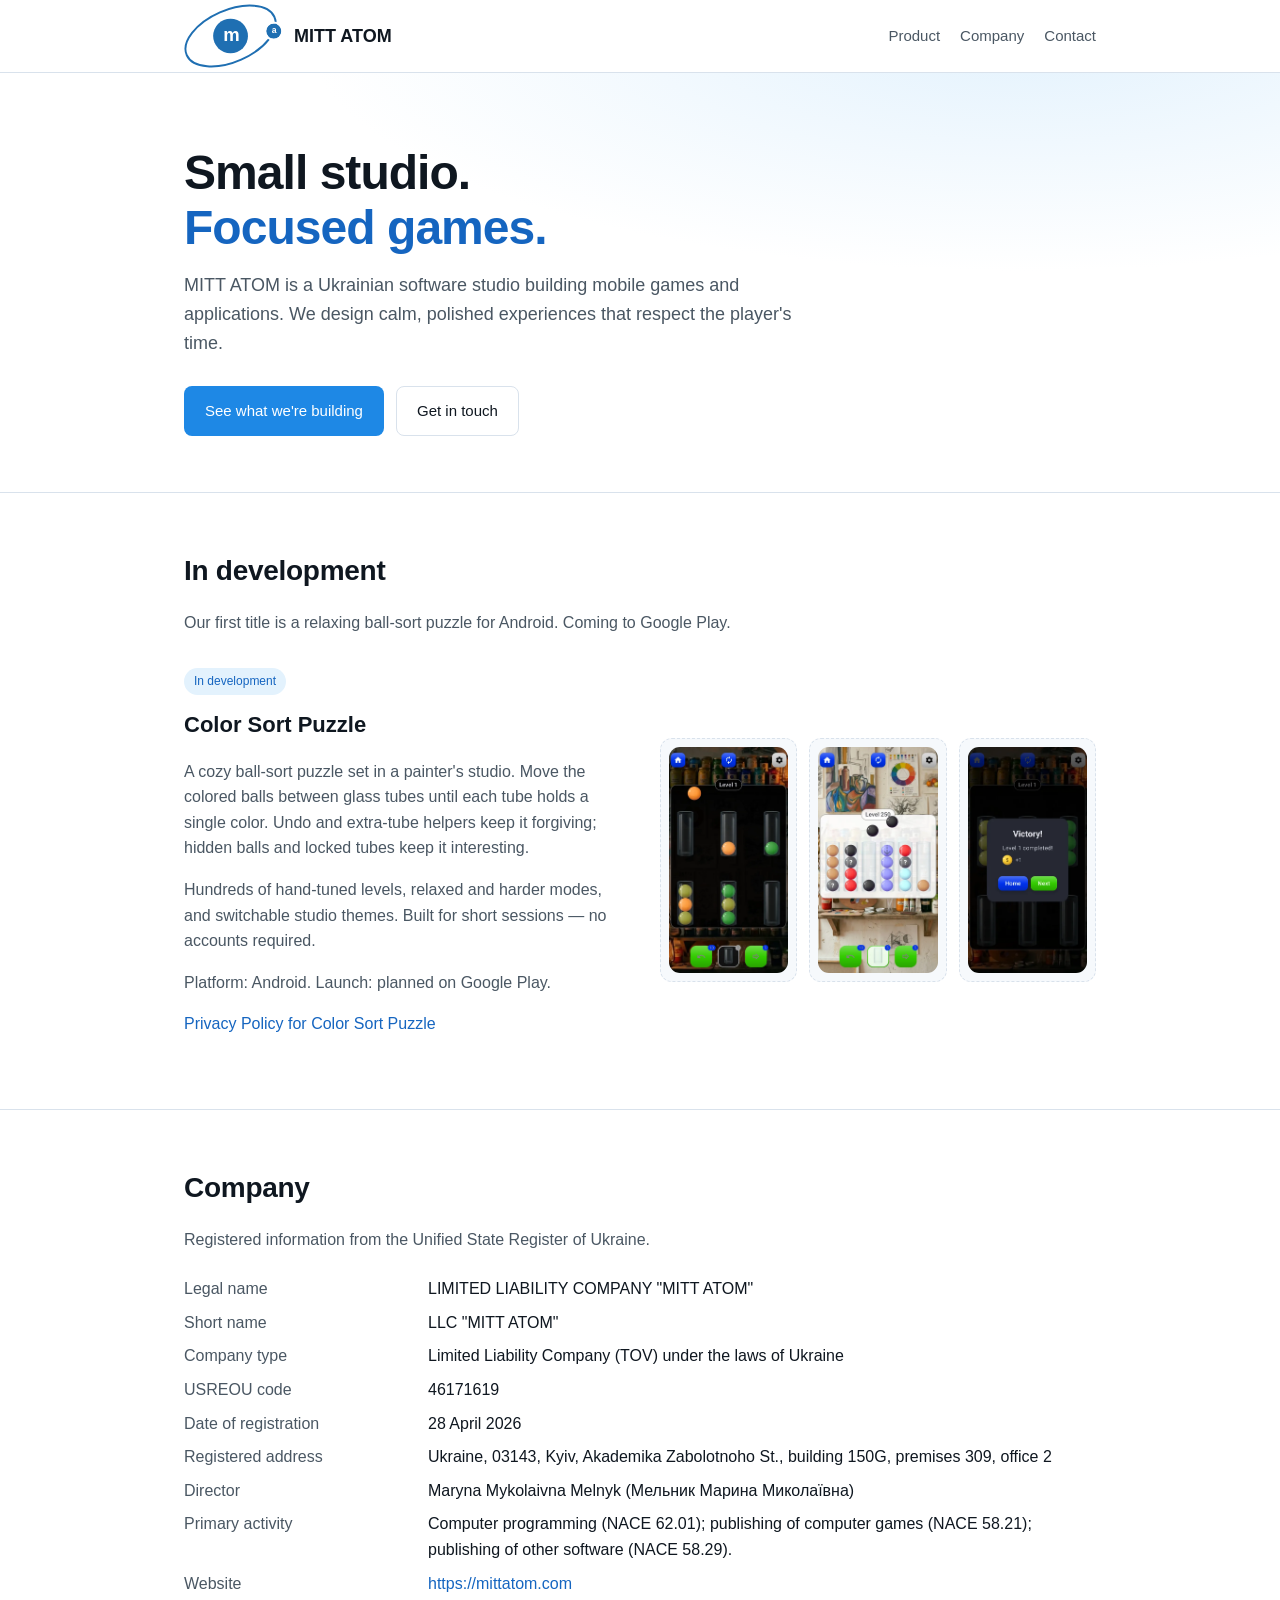
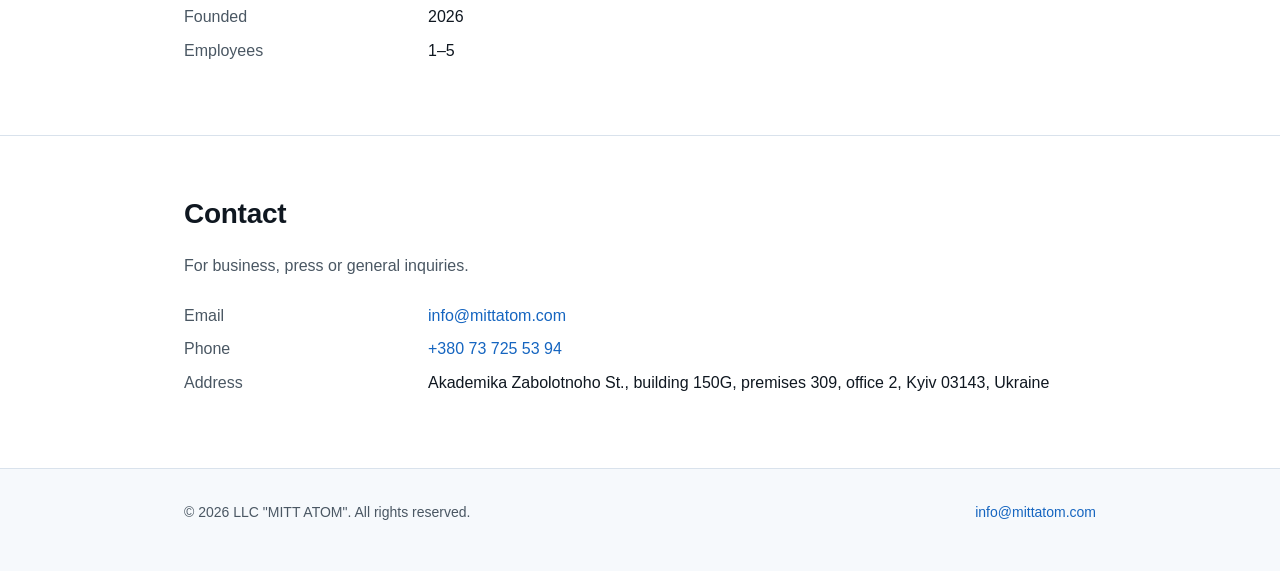
<file: index.html>
<!doctype html>
<html lang="en">
<head>
  <meta charset="utf-8">
  <meta name="viewport" content="width=device-width, initial-scale=1">
  <title>MITT ATOM — Mobile games &amp; software</title>
  <meta name="description" content="MITT ATOM is a Ukrainian software studio building mobile games and applications.">
  <meta property="og:title" content="MITT ATOM">
  <meta property="og:description" content="Mobile games &amp; software by MITT ATOM.">
  <meta property="og:url" content="https://mittatom.com/">
  <meta property="og:type" content="website">
  <link rel="canonical" href="https://mittatom.com/">
  <link rel="icon" type="image/svg+xml" href="Logo/favicon.svg">
  <link rel="stylesheet" href="styles.css">
</head>
<body>

<header class="site-header">
  <div class="container">
    <a class="brand" href="./">
      <img class="brand-mark" src="Logo/mittatom-logo-masked.svg" alt="">
      <span>MITT ATOM</span>
    </a>
    <nav class="site-nav">
      <a href="#product">Product</a>
      <a href="#company">Company</a>
      <a href="#contact">Contact</a>
    </nav>
  </div>
</header>

<section class="hero">
  <div class="container">
    <h1>Small studio.<br><span class="accent">Focused games.</span></h1>
    <p class="lead">
      MITT ATOM is a Ukrainian software studio building mobile games and
      applications. We design calm, polished experiences that respect the
      player's time.
    </p>
    <div class="cta-row">
      <a class="btn btn-primary" href="#product">See what we're building</a>
      <a class="btn btn-ghost" href="#contact">Get in touch</a>
    </div>
  </div>
</section>

<section id="product">
  <div class="container">
    <h2>In development</h2>
    <p class="muted">Our first title is a relaxing ball-sort puzzle for Android. Coming to Google Play.</p>

    <div class="product" style="margin-top: 32px;">
      <div class="info">
        <span class="badge">In development</span>
        <h3 style="font-size: 22px; margin-top: 0;">Color Sort Puzzle</h3>
        <p>
          A cozy ball-sort puzzle set in a painter's studio. Move the colored
          balls between glass tubes until each tube holds a single color. Undo
          and extra-tube helpers keep it forgiving; hidden balls and locked
          tubes keep it interesting.
        </p>
        <p class="muted">Hundreds of hand-tuned levels, relaxed and harder modes, and switchable studio themes. Built for short sessions — no accounts required.</p>
        <p class="muted">Platform: Android. Launch: planned on Google Play.</p>
        <p class="muted"><a href="color-sort-privacy.html">Privacy Policy for Color Sort Puzzle</a></p>
      </div>
      <div class="screenshots" aria-label="Screenshots from Color Sort Puzzle">
        <div class="shot"><img src="screenshots/Screenshot_20260711_163004-web.webp" width="540" height="960" loading="lazy" alt="Color Sort Puzzle — sorting colored balls between glass tubes in the dark studio theme"></div>
        <div class="shot"><img src="screenshots/Screenshot_20260711_172736-web.webp" width="540" height="960" loading="lazy" alt="Color Sort Puzzle — a later level with hidden balls and a highlighted target tube"></div>
        <div class="shot"><img src="screenshots/Screenshot_20260711_163158-web.webp" width="540" height="960" loading="lazy" alt="Color Sort Puzzle — level-complete victory screen with coin reward"></div>
      </div>
    </div>
  </div>
</section>

<section id="company">
  <div class="container">
    <h2>Company</h2>
    <p class="muted">Registered information from the Unified State Register of Ukraine.</p>
    <dl class="kv" style="margin-top: 24px;">
      <dt>Legal name</dt>
      <dd>LIMITED LIABILITY COMPANY "MITT ATOM"</dd>

      <dt>Short name</dt>
      <dd>LLC "MITT ATOM"</dd>

      <dt>Company type</dt>
      <dd>Limited Liability Company (TOV) under the laws of Ukraine</dd>

      <dt>USREOU code</dt>
      <dd>46171619</dd>

      <dt>Date of registration</dt>
      <dd>28 April 2026</dd>

      <dt>Registered address</dt>
      <dd>Ukraine, 03143, Kyiv, Akademika Zabolotnoho St., building 150G, premises 309, office 2</dd>

      <dt>Director</dt>
      <dd>Maryna Mykolaivna Melnyk (Мельник Марина Миколаївна)</dd>

      <dt>Primary activity</dt>
      <dd>Computer programming (NACE 62.01); publishing of computer games (NACE 58.21); publishing of other software (NACE 58.29).</dd>

      <dt>Website</dt>
      <dd><a href="https://mittatom.com">https://mittatom.com</a></dd>

      <dt>Founded</dt>
      <dd>2026</dd>

      <dt>Employees</dt>
      <dd>1–5</dd>
    </dl>
  </div>
</section>

<section id="contact">
  <div class="container">
    <h2>Contact</h2>
    <p class="muted">For business, press or general inquiries.</p>
    <dl class="kv" style="margin-top: 24px;">
      <dt>Email</dt>
      <dd><a href="mailto:info@mittatom.com">info@mittatom.com</a></dd>

      <dt>Phone</dt>
      <dd><a href="tel:+380737255394">+380 73 725 53 94</a></dd>

      <dt>Address</dt>
      <dd>Akademika Zabolotnoho St., building 150G, premises 309, office 2, Kyiv 03143, Ukraine</dd>
    </dl>
  </div>
</section>

<footer class="site-footer">
  <div class="container">
    <div>&copy; <span id="year">2026</span> LLC "MITT ATOM". All rights reserved.</div>
    <nav>
      <a href="mailto:info@mittatom.com">info@mittatom.com</a>
    </nav>
  </div>
</footer>

</body>
</html>
</file>
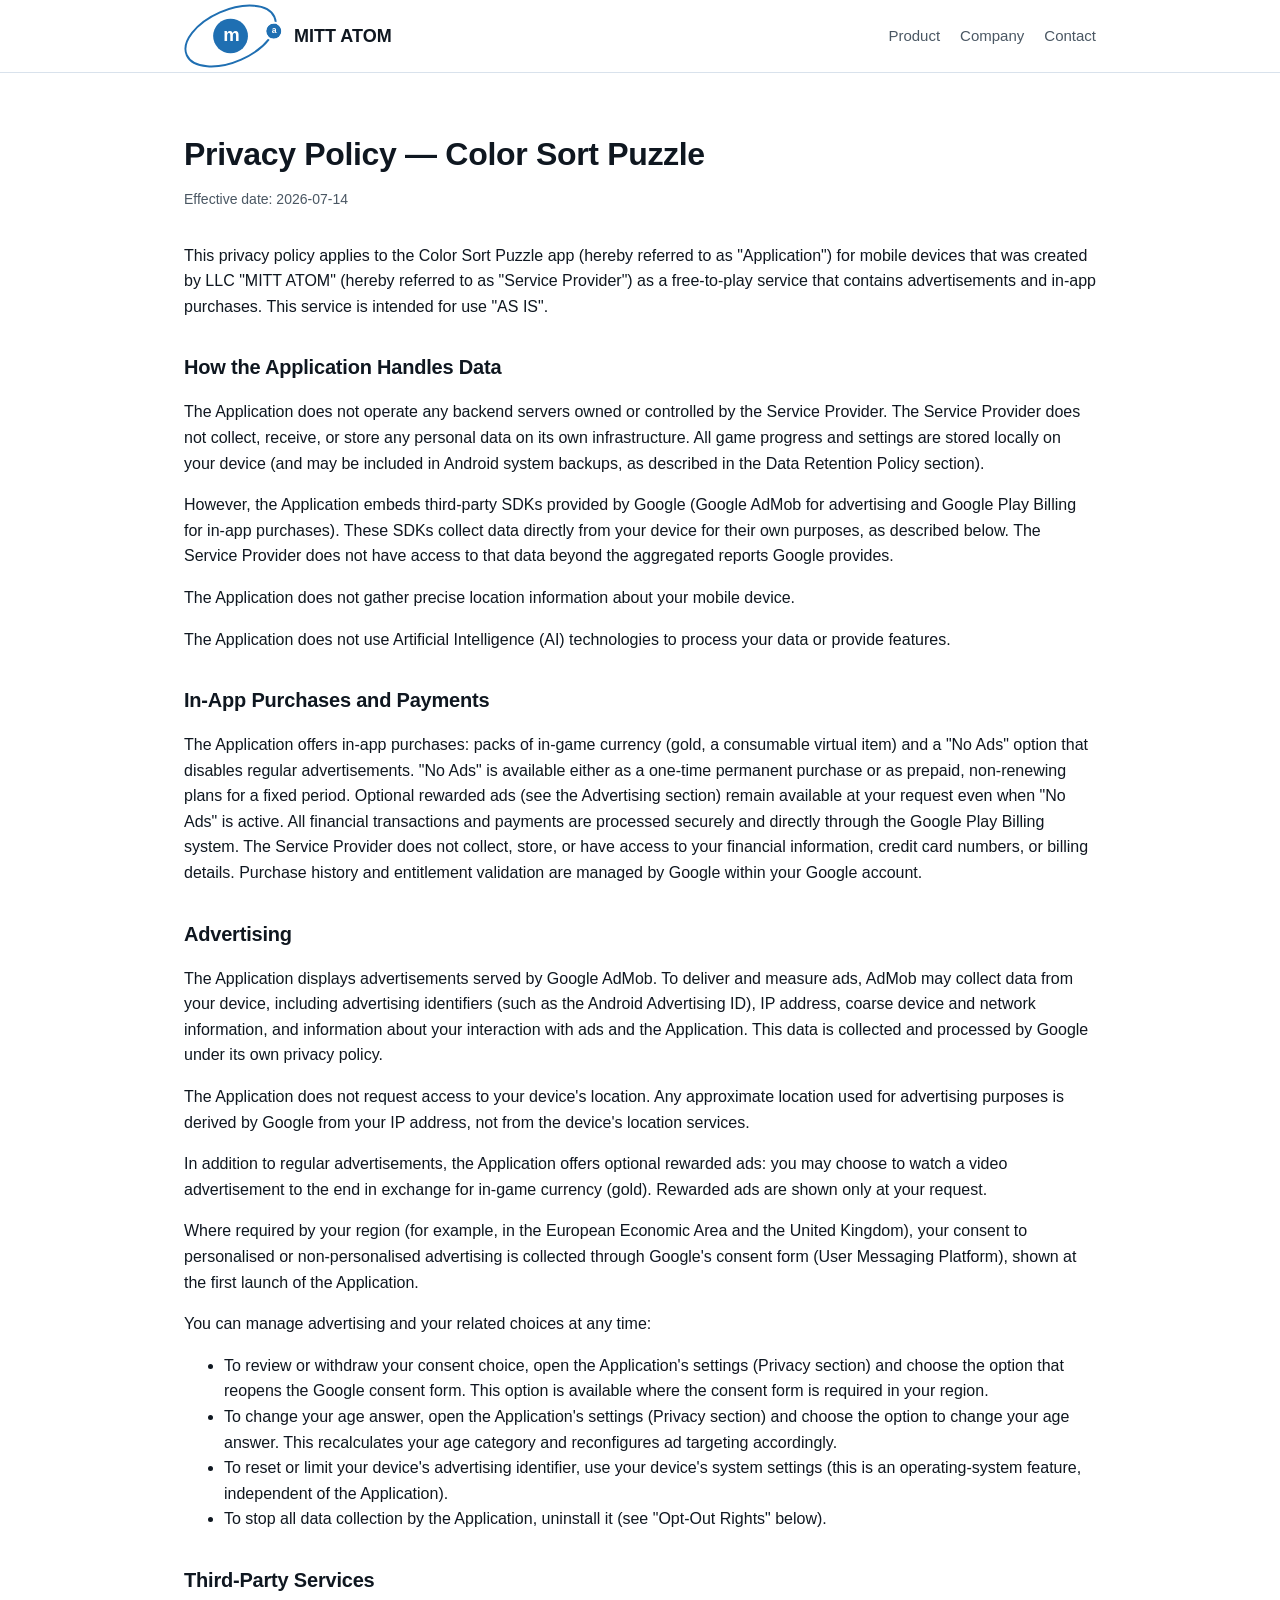
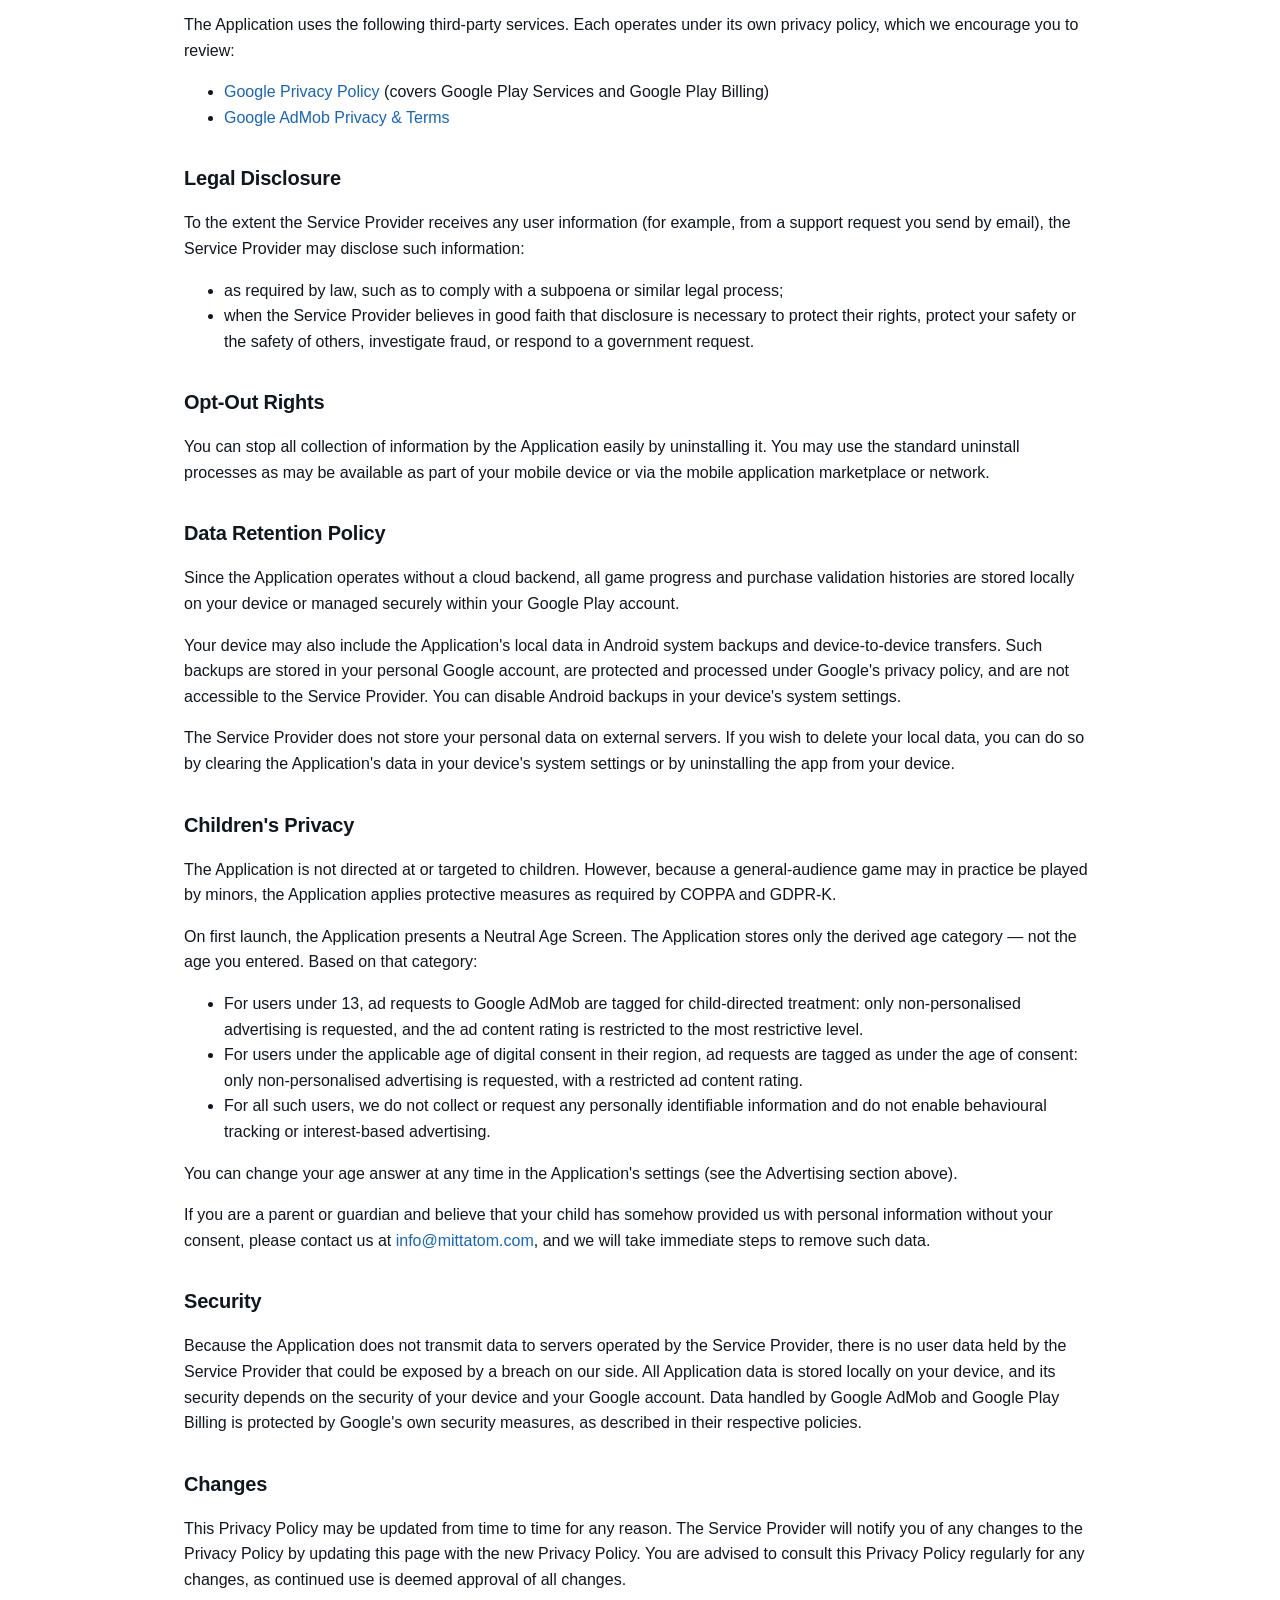
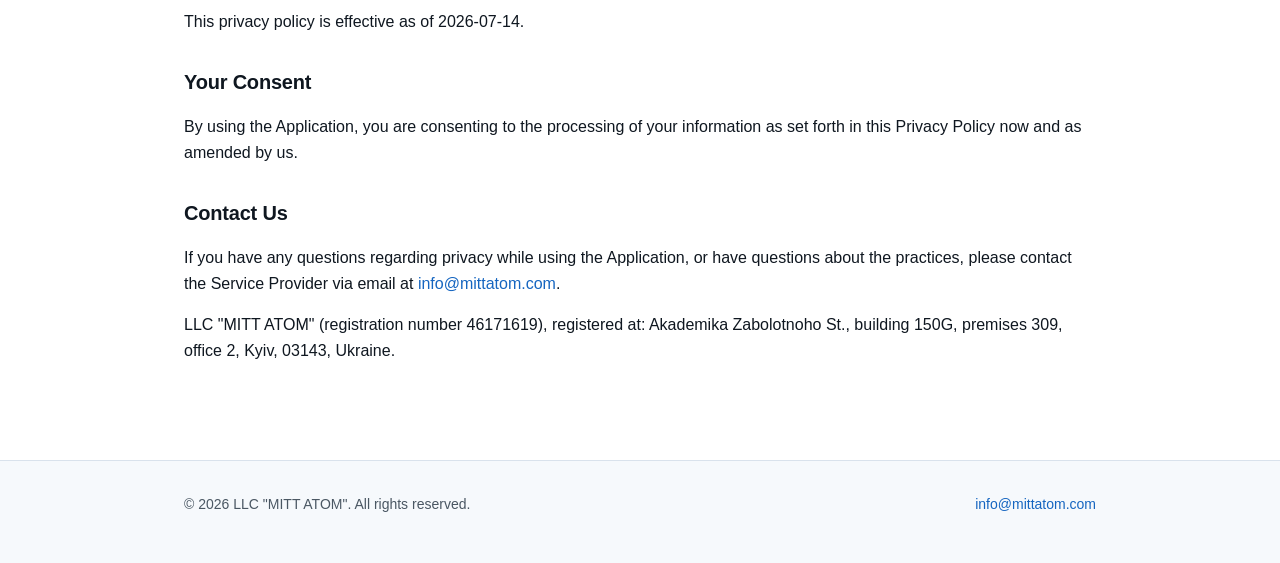
<file: color-sort-privacy.html>
<!doctype html>
<html lang="en">
<head>
  <meta charset="utf-8">
  <meta name="viewport" content="width=device-width, initial-scale=1">
  <title>Privacy Policy — Color Sort Puzzle</title>
  <meta name="description" content="Privacy Policy for the Color Sort Puzzle mobile application by MITT ATOM.">
  <link rel="canonical" href="https://mittatom.com/color-sort-privacy.html">
  <link rel="icon" type="image/svg+xml" href="Logo/favicon.svg">
  <link rel="stylesheet" href="styles.css">
</head>
<body>

<header class="site-header">
  <div class="container">
    <a class="brand" href="./">
      <img class="brand-mark" src="Logo/mittatom-logo-masked.svg" alt="">
      <span>MITT ATOM</span>
    </a>
    <nav class="site-nav">
      <a href="./#product">Product</a>
      <a href="./#company">Company</a>
      <a href="./#contact">Contact</a>
    </nav>
  </div>
</header>

<main class="legal">
  <div class="container">
    <h1>Privacy Policy — Color Sort Puzzle</h1>
    <p class="updated">Effective date: 2026-07-14</p>

    <p>
      This privacy policy applies to the Color Sort Puzzle app (hereby referred
      to as "Application") for mobile devices that was created by LLC "MITT ATOM"
      (hereby referred to as "Service Provider") as a free-to-play service that
      contains advertisements and in-app purchases. This service is intended for
      use "AS IS".
    </p>

    <h2>How the Application Handles Data</h2>
    <p>
      The Application does not operate any backend servers owned or controlled
      by the Service Provider. The Service Provider does not collect, receive,
      or store any personal data on its own infrastructure. All game progress
      and settings are stored locally on your device (and may be included in
      Android system backups, as described in the Data Retention Policy
      section).
    </p>
    <p>
      However, the Application embeds third-party SDKs provided by Google
      (Google AdMob for advertising and Google Play Billing for in-app
      purchases). These SDKs collect data directly from your device for their
      own purposes, as described below. The Service Provider does not have
      access to that data beyond the aggregated reports Google provides.
    </p>
    <p>The Application does not gather precise location information about your mobile device.</p>
    <p>The Application does not use Artificial Intelligence (AI) technologies to process your data or provide features.</p>

    <h2>In-App Purchases and Payments</h2>
    <p>
      The Application offers in-app purchases: packs of in-game currency
      (gold, a consumable virtual item) and a "No Ads" option that disables
      regular advertisements. "No Ads" is available either as a one-time
      permanent purchase or as prepaid, non-renewing plans for a fixed period.
      Optional rewarded ads (see the Advertising section) remain available at
      your request even when "No Ads" is active.
      All financial transactions and payments are processed securely and directly
      through the Google Play Billing system. The Service Provider does not
      collect, store, or have access to your financial information, credit card
      numbers, or billing details. Purchase history and entitlement validation
      are managed by Google within your Google account.
    </p>

    <h2>Advertising</h2>
    <p>
      The Application displays advertisements served by Google AdMob. To deliver
      and measure ads, AdMob may collect data from your device, including
      advertising identifiers (such as the Android Advertising ID), IP address,
      coarse device and network information, and information about your
      interaction with ads and the Application. This data is collected and
      processed by Google under its own privacy policy.
    </p>
    <p>
      The Application does not request access to your device's location. Any
      approximate location used for advertising purposes is derived by Google
      from your IP address, not from the device's location services.
    </p>
    <p>
      In addition to regular advertisements, the Application offers optional
      rewarded ads: you may choose to watch a video advertisement to the end
      in exchange for in-game currency (gold). Rewarded ads are shown only at
      your request.
    </p>
    <p>
      Where required by your region (for example, in the European Economic
      Area and the United Kingdom), your consent to personalised or
      non-personalised advertising is collected through Google's consent form
      (User Messaging Platform), shown at the first launch of the Application.
    </p>
    <p>You can manage advertising and your related choices at any time:</p>
    <ul>
      <li>To review or withdraw your consent choice, open the Application's settings (Privacy section) and choose the option that reopens the Google consent form. This option is available where the consent form is required in your region.</li>
      <li>To change your age answer, open the Application's settings (Privacy section) and choose the option to change your age answer. This recalculates your age category and reconfigures ad targeting accordingly.</li>
      <li>To reset or limit your device's advertising identifier, use your device's system settings (this is an operating-system feature, independent of the Application).</li>
      <li>To stop all data collection by the Application, uninstall it (see "Opt-Out Rights" below).</li>
    </ul>

    <h2>Third-Party Services</h2>
    <p>
      The Application uses the following third-party services. Each operates
      under its own privacy policy, which we encourage you to review:
    </p>
    <ul>
      <li><a href="https://policies.google.com/privacy" rel="noopener" target="_blank">Google Privacy Policy</a> (covers Google Play Services and Google Play Billing)</li>
      <li><a href="https://support.google.com/admob/answer/6128543" rel="noopener" target="_blank">Google AdMob Privacy &amp; Terms</a></li>
    </ul>

    <h2>Legal Disclosure</h2>
    <p>
      To the extent the Service Provider receives any user information (for
      example, from a support request you send by email), the Service Provider
      may disclose such information:
    </p>
    <ul>
      <li>as required by law, such as to comply with a subpoena or similar legal process;</li>
      <li>when the Service Provider believes in good faith that disclosure is necessary to protect their rights, protect your safety or the safety of others, investigate fraud, or respond to a government request.</li>
    </ul>

    <h2>Opt-Out Rights</h2>
    <p>
      You can stop all collection of information by the Application easily by
      uninstalling it. You may use the standard uninstall processes as may be
      available as part of your mobile device or via the mobile application
      marketplace or network.
    </p>

    <h2>Data Retention Policy</h2>
    <p>
      Since the Application operates without a cloud backend, all game progress
      and purchase validation histories are stored locally on your device or
      managed securely within your Google Play account.
    </p>
    <p>
      Your device may also include the Application's local data in Android
      system backups and device-to-device transfers. Such backups are stored in
      your personal Google account, are protected and processed under Google's
      privacy policy, and are not accessible to the Service Provider. You can
      disable Android backups in your device's system settings.
    </p>
    <p>
      The Service Provider does not store your personal data on external
      servers. If you wish to delete your local data, you can do so by clearing
      the Application's data in your device's system settings or by
      uninstalling the app from your device.
    </p>

    <h2>Children's Privacy</h2>
    <p>
      The Application is not directed at or targeted to children. However,
      because a general-audience game may in practice be played by minors, the
      Application applies protective measures as required by COPPA and GDPR-K.
    </p>
    <p>
      On first launch, the Application presents a Neutral Age Screen. The
      Application stores only the derived age category — not the age you
      entered. Based on that category:
    </p>
    <ul>
      <li>For users under 13, ad requests to Google AdMob are tagged for child-directed treatment: only non-personalised advertising is requested, and the ad content rating is restricted to the most restrictive level.</li>
      <li>For users under the applicable age of digital consent in their region, ad requests are tagged as under the age of consent: only non-personalised advertising is requested, with a restricted ad content rating.</li>
      <li>For all such users, we do not collect or request any personally identifiable information and do not enable behavioural tracking or interest-based advertising.</li>
    </ul>
    <p>
      You can change your age answer at any time in the Application's settings
      (see the Advertising section above).
    </p>
    <p>
      If you are a parent or guardian and believe that your child has somehow
      provided us with personal information without your consent, please
      contact us at <a href="mailto:info@mittatom.com">info@mittatom.com</a>,
      and we will take immediate steps to remove such data.
    </p>

    <h2>Security</h2>
    <p>
      Because the Application does not transmit data to servers operated by the
      Service Provider, there is no user data held by the Service Provider that
      could be exposed by a breach on our side. All Application data is stored
      locally on your device, and its security depends on the security of your
      device and your Google account. Data handled by Google AdMob and Google
      Play Billing is protected by Google's own security measures, as described
      in their respective policies.
    </p>

    <h2>Changes</h2>
    <p>
      This Privacy Policy may be updated from time to time for any reason. The
      Service Provider will notify you of any changes to the Privacy Policy by
      updating this page with the new Privacy Policy. You are advised to
      consult this Privacy Policy regularly for any changes, as continued use
      is deemed approval of all changes.
    </p>
    <p>This privacy policy is effective as of 2026-07-14.</p>

    <h2>Your Consent</h2>
    <p>
      By using the Application, you are consenting to the processing of your
      information as set forth in this Privacy Policy now and as amended by us.
    </p>

    <h2>Contact Us</h2>
    <p>
      If you have any questions regarding privacy while using the Application,
      or have questions about the practices, please contact the Service
      Provider via email at
      <a href="mailto:info@mittatom.com">info@mittatom.com</a>.
    </p>
    <p>
      LLC "MITT ATOM" (registration number 46171619), registered at:
      Akademika Zabolotnoho St., building 150G, premises 309, office 2,
      Kyiv, 03143, Ukraine.
    </p>
  </div>
</main>

<footer class="site-footer">
  <div class="container">
    <div>&copy; 2026 LLC "MITT ATOM". All rights reserved.</div>
    <nav>
      <a href="mailto:info@mittatom.com">info@mittatom.com</a>
    </nav>
  </div>
</footer>

</body>
</html>
</file>
<file: styles.css>
:root {
  color-scheme: light dark;

  --brand: #1e88e5;
  --brand-strong: #1565c0;
  --brand-soft: #e3f2fd;

  --bg: #ffffff;
  --bg-elev: #f6f9fc;
  --text: #0f1720;
  --text-muted: #4a5763;
  --border: #d9e2ec;
  --link: var(--brand-strong);
}

@media (prefers-color-scheme: dark) {
  :root {
    --brand: #4fc3f7;
    --brand-strong: #81d4fa;
    --brand-soft: #0d2233;

    --bg: #0b1220;
    --bg-elev: #121a2b;
    --text: #e6edf3;
    --text-muted: #9aa7b4;
    --border: #1f2a3d;
    --link: var(--brand-strong);
  }
}

* { box-sizing: border-box; }

html { -webkit-text-size-adjust: 100%; }

body {
  margin: 0;
  font-family: -apple-system, BlinkMacSystemFont, "Segoe UI", Roboto, Oxygen,
    Ubuntu, Cantarell, "Helvetica Neue", Arial, sans-serif;
  font-size: 16px;
  line-height: 1.6;
  color: var(--text);
  background: var(--bg);
}

a { color: var(--link); text-decoration: none; }
a:hover { text-decoration: underline; }

img, svg { max-width: 100%; height: auto; display: block; }

.container {
  max-width: 960px;
  margin: 0 auto;
  padding: 0 24px;
}

/* Header */
.site-header {
  border-bottom: 1px solid var(--border);
  background: var(--bg);
}

.site-header .container {
  --header-height: 72px;
  display: flex;
  align-items: center;
  justify-content: space-between;
  height: var(--header-height);
  padding-top: 0;
  padding-bottom: 0;
  gap: 24px;
}

.brand {
  display: flex;
  align-items: center;
  gap: 12px;
  color: var(--text);
  font-weight: 600;
  font-size: 18px;
  white-space: nowrap;
}

.brand:hover { text-decoration: none; }

.brand-mark {
  height: calc(var(--header-height) * 0.9);
  width: auto;
  flex-shrink: 0;
}

.site-nav {
  display: flex;
  gap: 20px;
  font-size: 15px;
}

.site-nav a { color: var(--text-muted); }
.site-nav a:hover { color: var(--link); }

/* Hero */
.hero {
  padding: 72px 0 56px;
  background:
    radial-gradient(1200px 400px at 80% -10%, var(--brand-soft), transparent 60%),
    var(--bg);
}

.hero h1 {
  font-size: clamp(32px, 5vw, 48px);
  line-height: 1.15;
  margin: 0 0 16px;
  letter-spacing: -0.02em;
}

.hero .accent { color: var(--brand-strong); }

.hero p.lead {
  font-size: 18px;
  color: var(--text-muted);
  max-width: 640px;
  margin: 0 0 28px;
}

.cta-row {
  display: flex;
  flex-wrap: wrap;
  gap: 12px;
}

.btn {
  display: inline-block;
  padding: 12px 20px;
  border-radius: 8px;
  font-weight: 500;
  font-size: 15px;
  border: 1px solid transparent;
  transition: background-color .15s ease, border-color .15s ease;
}

.btn-primary {
  background: var(--brand);
  color: #ffffff;
}
.btn-primary:hover { background: var(--brand-strong); text-decoration: none; }

.btn-ghost {
  background: transparent;
  color: var(--text);
  border-color: var(--border);
}
.btn-ghost:hover { border-color: var(--brand); text-decoration: none; }

/* Sections */
section { padding: 56px 0; }

section + section { border-top: 1px solid var(--border); }

h2 {
  font-size: 28px;
  margin: 0 0 16px;
  letter-spacing: -0.01em;
}

h3 {
  font-size: 18px;
  margin: 24px 0 8px;
}

.muted { color: var(--text-muted); }

/* Product card */
.product {
  display: grid;
  grid-template-columns: 1fr 1fr;
  gap: 40px;
  align-items: center;
}

@media (max-width: 720px) {
  .product { grid-template-columns: 1fr; }
}

.product .info p { color: var(--text-muted); }

.badge {
  display: inline-block;
  font-size: 12px;
  padding: 4px 10px;
  border-radius: 999px;
  background: var(--brand-soft);
  color: var(--brand-strong);
  font-weight: 500;
  margin-bottom: 12px;
}

.screenshots {
  display: grid;
  grid-template-columns: repeat(3, 1fr);
  gap: 12px;
}

.shot {
  aspect-ratio: 9 / 16;
  background: var(--bg-elev);
  border: 1px dashed var(--border);
  border-radius: 12px;
  display: flex;
  align-items: center;
  justify-content: center;
  color: var(--text-muted);
  font-size: 12px;
  text-align: center;
  padding: 8px;
  overflow: hidden;
}

.shot img { width: 100%; height: 100%; object-fit: cover; border-radius: 11px; }

/* Company / contact */
.kv {
  display: grid;
  grid-template-columns: 220px 1fr;
  gap: 8px 24px;
}

@media (max-width: 600px) {
  .kv { grid-template-columns: 1fr; gap: 2px 0; }
  .kv dt { margin-top: 12px; }
}

.kv dt { color: var(--text-muted); }
.kv dd { margin: 0; }

/* Footer */
.site-footer {
  border-top: 1px solid var(--border);
  padding: 32px 0 48px;
  font-size: 14px;
  color: var(--text-muted);
  background: var(--bg-elev);
}

.site-footer .container {
  display: flex;
  flex-wrap: wrap;
  gap: 16px 32px;
  justify-content: space-between;
  align-items: center;
}

.site-footer nav { display: flex; gap: 20px; flex-wrap: wrap; }

/* Legal pages */
.legal {
  padding: 56px 0 80px;
}

.legal h1 {
  font-size: 32px;
  margin: 0 0 8px;
  letter-spacing: -0.01em;
}

.legal .updated {
  color: var(--text-muted);
  margin: 0 0 32px;
  font-size: 14px;
}

.legal h2 {
  font-size: 20px;
  margin: 32px 0 8px;
}

.legal p, .legal li { color: var(--text); }

.placeholder {
  border-left: 3px solid var(--brand);
  background: var(--brand-soft);
  padding: 12px 16px;
  border-radius: 6px;
  color: var(--text);
  margin: 16px 0;
  font-style: italic;
}
</file>
